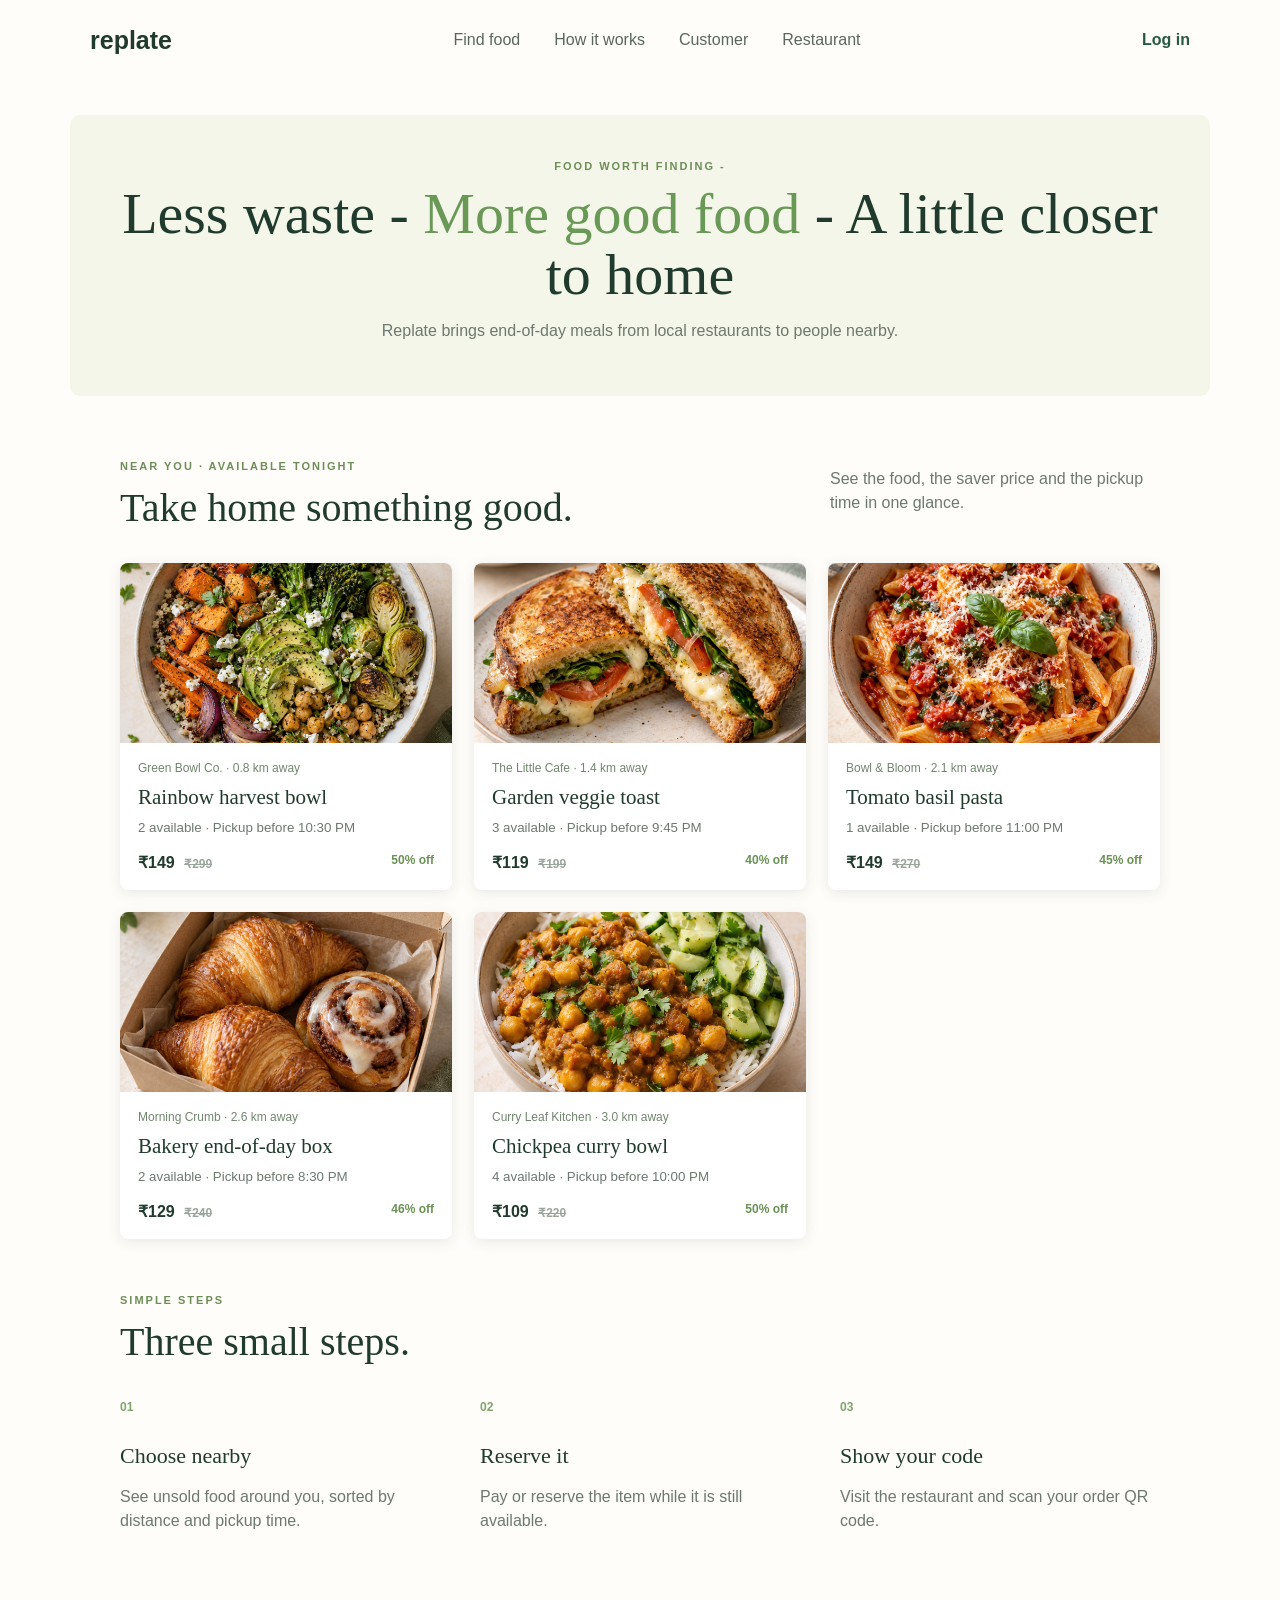
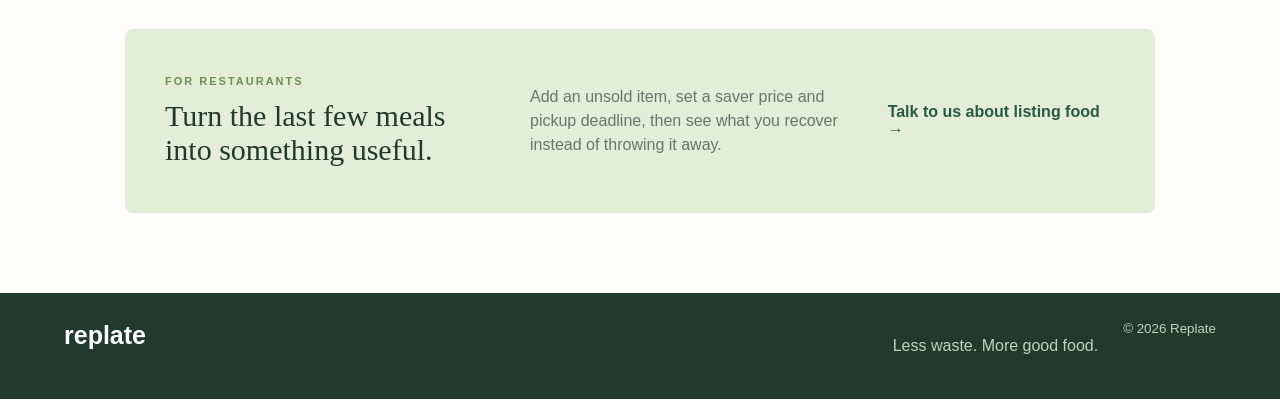
<file: index.html>
<!DOCTYPE html>
<html lang="en">
<head>
  <meta charset="UTF-8">
  <meta name="viewport" content="width=device-width, initial-scale=1.0">
  <title>Replate</title>
  <link rel="stylesheet" href="style.css">
</head>
<body>
  <header>
    <a class="logo" href="#top">replate</a>
    <nav><a href="#meals">Find food </a><a href="#how-it-works">How it works</a><a href="customer.html">Customer</a><a href="restaurant.html">Restaurant</a></nav>
    <a class="login" href="login.html">Log in</a>
  </header>

  <main id="top">
    <section class="intro"><p class="label">Food worth finding -</p><h1>Less waste - <span>More good food </span>- A little closer to home</h1><p>Replate brings end-of-day meals from local restaurants to people nearby.</p></section>

    <section class="content" id="meals">
      <div class="heading"><div><p class="label">Near you · available tonight</p><h2>Take home something good.</h2></div><p>See the food, the saver price and the pickup time in one glance.</p></div>
      <div class="meals">
        <article class="card"><img src="assets/harvest-bowl.png" alt="Colourful harvest bowl"><div><p>Green Bowl Co. · 0.8 km away</p><h3>Rainbow harvest bowl</h3><small>2 available · Pickup before 10:30 PM</small><strong>₹149 <del>₹299</del></strong><b>50% off</b></div></article>
        <article class="card"><img src="assets/veggie-toast.png" alt="Toasted vegetable sandwich"><div><p>The Little Cafe · 1.4 km away</p><h3>Garden veggie toast</h3><small>3 available · Pickup before 9:45 PM</small><strong>₹119 <del>₹199</del></strong><b>40% off</b></div></article>
        <article class="card"><img src="assets/tomato-pasta.png" alt="Tomato basil pasta"><div><p>Bowl & Bloom · 2.1 km away</p><h3>Tomato basil pasta</h3><small>1 available · Pickup before 11:00 PM</small><strong>₹149 <del>₹270</del></strong><b>45% off</b></div></article>
        <article class="card"><img src="assets/bakery-box.png" alt="Bakery box with croissants"><div><p>Morning Crumb · 2.6 km away</p><h3>Bakery end-of-day box</h3><small>2 available · Pickup before 8:30 PM</small><strong>₹129 <del>₹240</del></strong><b>46% off</b></div></article>
        <article class="card"><img src="assets/chickpea-bowl.png" alt="Chickpea curry rice bowl"><div><p>Curry Leaf Kitchen · 3.0 km away</p><h3>Chickpea curry bowl</h3><small>4 available · Pickup before 10:00 PM</small><strong>₹109 <del>₹220</del></strong><b>50% off</b></div></article>
      </div>
    </section>

    <section class="content" id="how-it-works"><p class="label">SIMPLE STEPS</p><h2>Three small steps.</h2><div class="steps"><div><span>01</span><h3>Choose nearby</h3><p>See unsold food around you, sorted by distance and pickup time.</p></div><div><span>02</span><h3>Reserve it</h3><p>Pay or reserve the item while it is still available.</p></div><div><span>03</span><h3>Show your code</h3><p>Visit the restaurant and scan your order QR code.</p></div></div></section>
    <section class="restaurant" id="restaurants"><div><p class="label">For restaurants</p><h2>Turn the last few meals into something useful.</h2></div><p>Add an unsold item, set a saver price and pickup deadline, then see what you recover instead of throwing it away.</p><a href="mailto:hello@replate.example">Talk to us about listing food →</a></section>
  </main>

  <footer><span class="logo">replate</span><p>Less waste. More good food.</p><small>© 2026 Replate</small></footer>
</body>
</html>
</file>
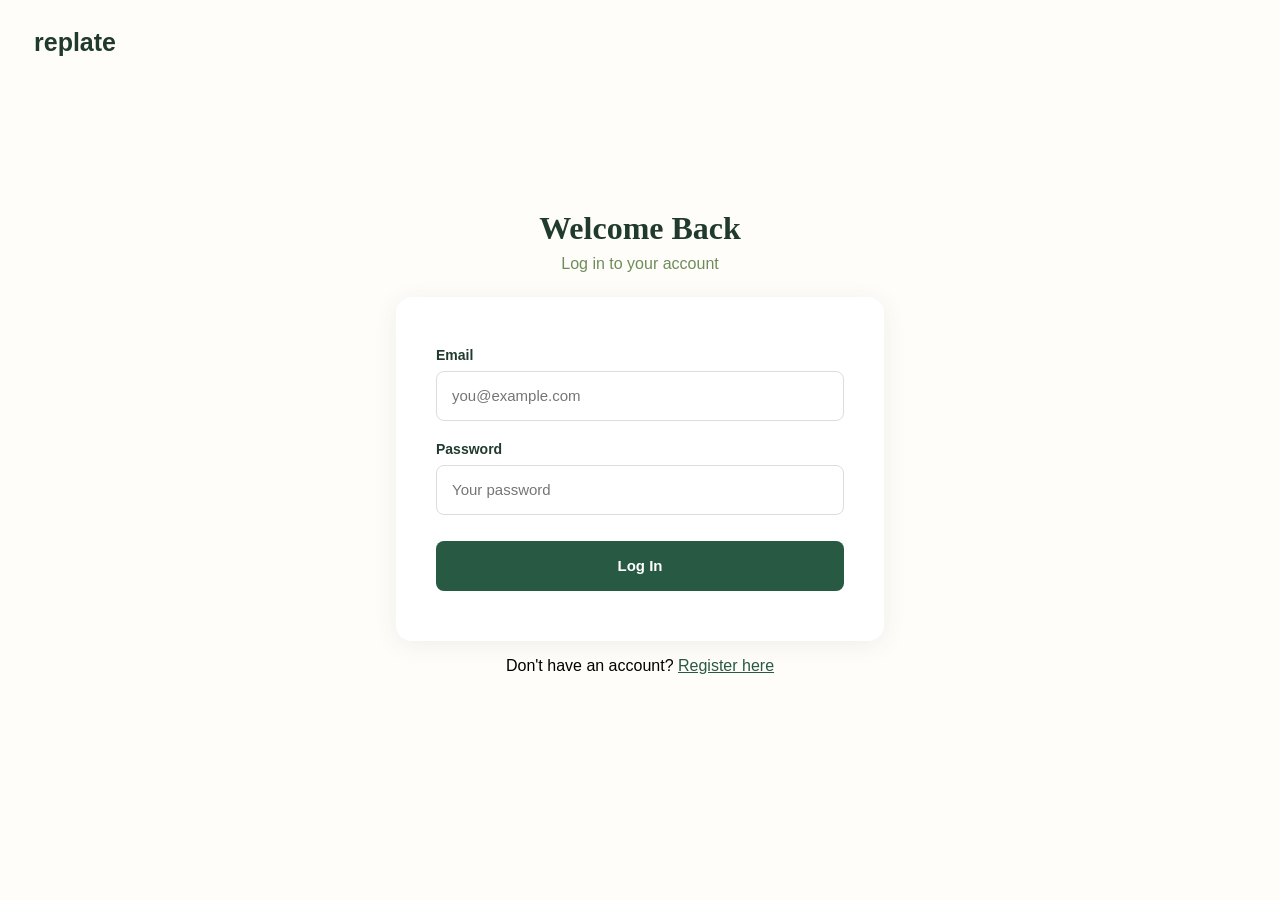
<file: login.html>
<!DOCTYPE html>
<html lang="en">
<head>
  <meta charset="UTF-8">
  <title>Log In - Replate</title>
  <meta name="viewport" content="width=device-width, initial-scale=1">
  <link rel="stylesheet" href="login.css">
</head>
<body>
  <a class="logo" href="index.html">replate</a>
  <div class="box">
    <h1>Welcome Back</h1>
    <p class="subtitle">Log in to your account</p>

    <!-- Real authentication: email + password are checked by the backend,
         and the account's registered role decides which dashboard opens. -->
    <form id="loginForm" novalidate>
      <label for="email">Email</label>
      <input type="email" id="email" placeholder="you@example.com" autocomplete="email">

      <label for="password">Password</label>
      <input type="password" id="password" placeholder="Your password" autocomplete="current-password">

      <button type="submit" id="loginBtn">Log In</button>
    </form>

    <p id="error" class="form-msg" style="display:none;"></p>

    <p>Don't have an account? <a href="register.html">Register here</a></p>
  </div>

  <script>
    const form = document.getElementById('loginForm');
    const errorBox = document.getElementById('error');
    const loginBtn = document.getElementById('loginBtn');

    function showError(message) {
      errorBox.textContent = message;
      errorBox.className = 'form-msg bad';
      errorBox.style.display = 'block';
    }

    form.addEventListener('submit', async function (event) {
      event.preventDefault();
      errorBox.style.display = 'none';

      const email = document.getElementById('email').value.trim();
      const password = document.getElementById('password').value;

      if (!email || !password) {
        showError('Please enter your email and password.');
        return;
      }

      loginBtn.disabled = true;
      loginBtn.textContent = 'Logging in…';

      try {
        const response = await fetch('/api/auth/login', {
          method: 'POST',
          headers: { 'Content-Type': 'application/json' },
          body: JSON.stringify({ email: email, password: password })
        });
        const data = await response.json();

        if (!response.ok) {
          showError(data.error || 'Could not log in.');
          loginBtn.disabled = false;
          loginBtn.textContent = 'Log In';
          return;
        }

        // The backend tells us where to go based on the registered role.
        window.location.href = data.redirect || 'customer.html';
      } catch (e) {
        showError('Could not reach the server. Is it running?');
        loginBtn.disabled = false;
        loginBtn.textContent = 'Log In';
      }
    });
  </script>
</body>
</html>
</file>
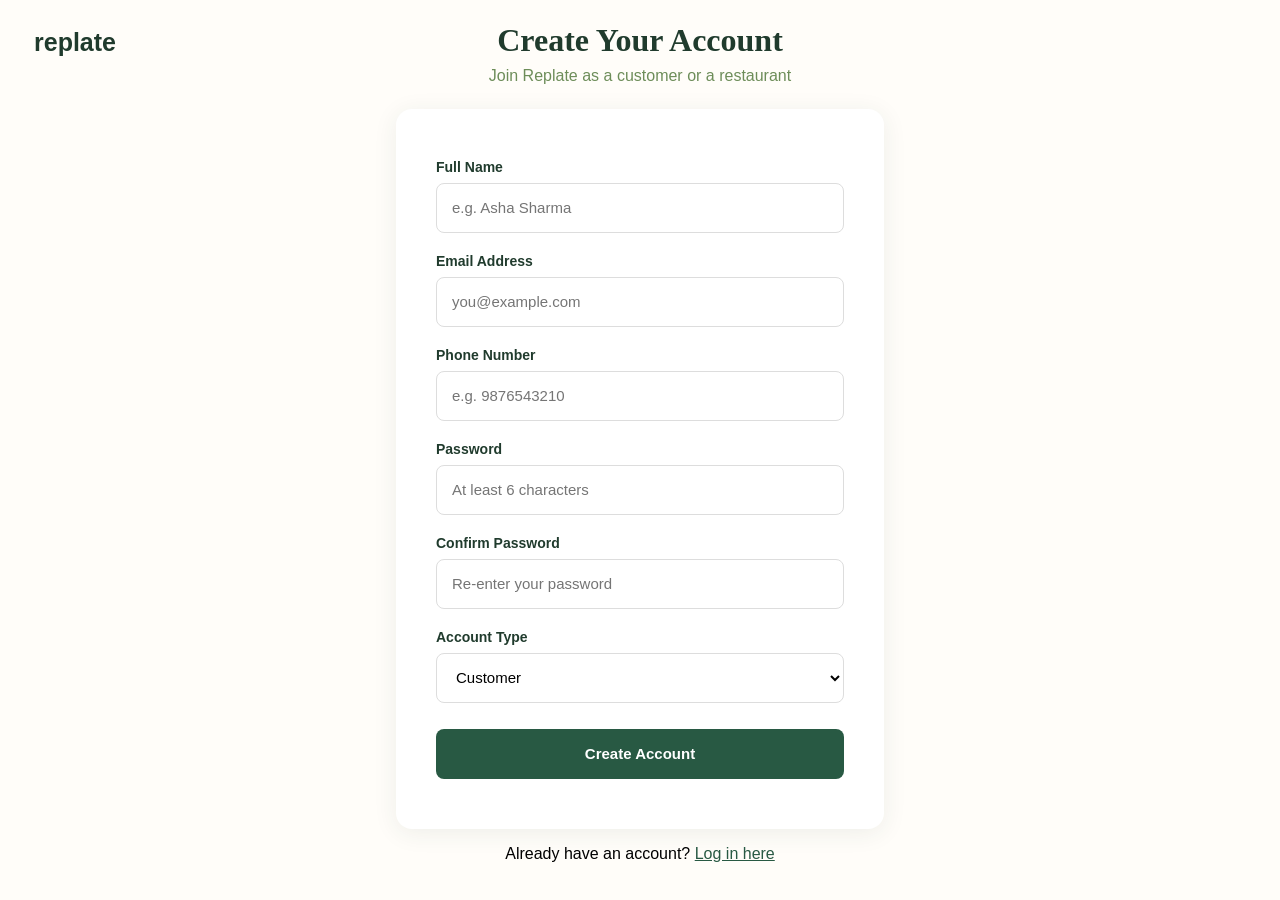
<file: register.html>
<!DOCTYPE html>
<html lang="en">
<head>
  <meta charset="UTF-8">
  <title>Create Account - Replate</title>
  <meta name="viewport" content="width=device-width, initial-scale=1">
  <link rel="stylesheet" href="login.css">
</head>
<body>
  <a class="logo" href="index.html">replate</a>
  <div class="box">
    <h1>Create Your Account</h1>
    <p class="subtitle">Join Replate as a customer or a restaurant</p>

    <form id="registerForm" novalidate>
      <label for="fullName">Full Name</label>
      <input type="text" id="fullName" placeholder="e.g. Asha Sharma" autocomplete="name">

      <label for="email">Email Address</label>
      <input type="email" id="email" placeholder="you@example.com" autocomplete="email">

      <label for="phone">Phone Number</label>
      <input type="tel" id="phone" placeholder="e.g. 9876543210" autocomplete="tel">

      <label for="password">Password</label>
      <input type="password" id="password" placeholder="At least 6 characters" autocomplete="new-password">

      <label for="confirmPassword">Confirm Password</label>
      <input type="password" id="confirmPassword" placeholder="Re-enter your password" autocomplete="new-password">

      <label for="role">Account Type</label>
      <select id="role">
        <option value="CUSTOMER">Customer</option>
        <option value="RESTAURANT">Restaurant</option>
      </select>

      <!-- Shown only when "Restaurant" is selected. -->
      <div id="restaurantFields" style="display:none;">
        <label for="restaurantName">Restaurant Name</label>
        <input type="text" id="restaurantName" placeholder="e.g. The Little Cafe">

        <label for="address">Restaurant Address</label>
        <input type="text" id="address" placeholder="e.g. 12 MG Road, Bengaluru">
      </div>

      <button type="submit" id="registerBtn">Create Account</button>
    </form>

    <p id="message" class="form-msg" style="display:none;"></p>

    <p>Already have an account? <a href="login.html">Log in here</a></p>
  </div>

  <script>
    const form = document.getElementById('registerForm');
    const roleSelect = document.getElementById('role');
    const restaurantFields = document.getElementById('restaurantFields');
    const messageBox = document.getElementById('message');
    const registerBtn = document.getElementById('registerBtn');

    // Show the restaurant-only fields when "Restaurant" is picked.
    roleSelect.addEventListener('change', function () {
      restaurantFields.style.display = this.value === 'RESTAURANT' ? 'block' : 'none';
    });

    function showMessage(text, type) {
      messageBox.textContent = text;
      messageBox.className = 'form-msg ' + (type === 'good' ? 'good' : 'bad');
      messageBox.style.display = 'block';
    }

    function isValidEmail(email) {
      return /^[^@\s]+@[^@\s]+\.[^@\s]+$/.test(email);
    }

    form.addEventListener('submit', async function (event) {
      event.preventDefault();
      messageBox.style.display = 'none';

      const fullName = document.getElementById('fullName').value.trim();
      const email = document.getElementById('email').value.trim();
      const phone = document.getElementById('phone').value.trim();
      const password = document.getElementById('password').value;
      const confirmPassword = document.getElementById('confirmPassword').value;
      const role = roleSelect.value;
      const restaurantName = document.getElementById('restaurantName').value.trim();
      const address = document.getElementById('address').value.trim();

      // Client-side validation (the server validates again).
      if (!fullName) { showMessage('Please enter your full name.', 'bad'); return; }
      if (!isValidEmail(email)) { showMessage('Please enter a valid email address.', 'bad'); return; }
      if (!/^[0-9+\-\s]{7,20}$/.test(phone)) { showMessage('Please enter a valid phone number.', 'bad'); return; }
      if (password.length < 6) { showMessage('Password must be at least 6 characters.', 'bad'); return; }
      if (password !== confirmPassword) { showMessage('Passwords do not match.', 'bad'); return; }
      if (role === 'RESTAURANT') {
        if (!restaurantName) { showMessage('Please enter your restaurant name.', 'bad'); return; }
        if (!address) { showMessage('Please enter your restaurant address.', 'bad'); return; }
      }

      registerBtn.disabled = true;
      registerBtn.textContent = 'Creating account…';

      try {
        const response = await fetch('/api/auth/register', {
          method: 'POST',
          headers: { 'Content-Type': 'application/json' },
          body: JSON.stringify({
            fullName, email, phone, password, confirmPassword, role,
            restaurantName, address
          })
        });
        const data = await response.json();

        if (!response.ok) {
          showMessage(data.error || 'Could not create the account.', 'bad');
          registerBtn.disabled = false;
          registerBtn.textContent = 'Create Account';
          return;
        }

        showMessage('Account created! Redirecting to login…', 'good');
        setTimeout(() => { window.location.href = 'login.html'; }, 1200);
      } catch (e) {
        showMessage('Could not reach the server. Is it running?', 'bad');
        registerBtn.disabled = false;
        registerBtn.textContent = 'Create Account';
      }
    });
  </script>
</body>
</html>
</file>
<file: style.css>
body {
  margin: 0;
  color: #203b2d;
  background: #fffdf9;
  font-family: Arial, sans-serif;
}

a {
  color: inherit;
  text-decoration: none;
}

header {
  width: 1100px;
  height: 80px;
  margin: auto;
  display: flex;
  align-items: center;
  justify-content: space-between;
  gap: 28px;
}

.logo {
  font-size: 25px;
  font-weight: bold;
}

nav {
  display: flex;
  gap: 34px;
  color: #59675d;
}

.login {
  color: #285943;
  font-weight: bold;
}

.label {
  margin: 0 0 12px;
  color: #6d8d59;
  text-transform: uppercase;
  letter-spacing: 2px;
  font-size: 11px;
  font-weight: bold;
}

.intro {
  width: 1040px;
  margin: 35px auto 18px;
  padding: 45px 50px 40px;
  text-align: center;
  background: #f4f6e9;
  border-radius: 10px;
}

h1,
h2,
h3 {
  font-family: Georgia, serif;
  font-weight: normal;
}

h1 {
  margin: 0 auto 15px;
  font-size: 58px;
  line-height: 1.05;
}

h1 span {
  color: #6a9957;
}

.intro>p:last-child {
  color: #6d786f;
}

.content {
  width: 1040px;
  margin: 55px auto 0;
}

.heading {
  display: flex;
  align-items: end;
  justify-content: space-between;
  margin-bottom: 32px;
}

.heading h2 {
  margin: 0;
}

.heading>p {
  width: 330px;
  color: #6d786f;
  line-height: 1.5;
}

h2 {
  margin: 0 0 32px;
  font-size: 40px;
}

.meals {
  display: grid;
  grid-template-columns: repeat(3, 1fr);
  gap: 22px;
}

.card {
  overflow: hidden;
  background: white;
  border-radius: 8px;
  box-shadow: 0 3px 14px #203b2d1a;
}

.card img {
  display: block;
  width: 100%;
  height: 180px;
  object-fit: cover;
}

.card div {
  padding: 18px;
}

.card p {
  margin: 0 0 10px;
  color: #71866e;
  font-size: 12px;
}

.card h3 {
  margin: 0 0 10px;
  font-size: 21px;
}

.card small {
  display: block;
  margin-bottom: 18px;
  color: #6d786f;
}

.card strong {
  font-size: 16px;
}

.card del {
  margin-left: 5px;
  color: #9aa59b;
  font-size: 12px;
}

.card b {
  float: right;
  color: #6b9256;
  font-size: 12px;
}

.steps {
  display: grid;
  grid-template-columns: repeat(3, 1fr);
  gap: 40px;
}

.steps span {
  color: #81a46d;
  font-size: 12px;
  font-weight: bold;
}

.steps h3 {
  margin: 28px 0 10px;
  font-size: 22px;
}

.steps p {
  color: #6d786f;
  line-height: 1.5;
}

.restaurant {
  width: 950px;
  margin: 80px auto;
  padding: 40px;
  display: flex;
  gap: 35px;
  align-items: center;
  background: #e3edd8;
  border-radius: 8px;
}

.restaurant h2 {
  width: 330px;
  margin: 0;
  font-size: 30px;
}

.restaurant p:not(.label) {
  width: 330px;
  color: #66766b;
  line-height: 1.5;
}

.restaurant a {
  color: #285943;
  font-weight: bold;
}

footer {
  padding: 28px 5%;
  display: flex;
  gap: 25px;
  color: white;
  background: #203b2d;
}

footer .logo {
  margin-right: auto;
}

footer p,
footer small {
  color: #bed0c0;
}
</file>
<file: login.css>
* {
  box-sizing: border-box;
}
body {
  margin: 0;
  min-height: 100vh;
  display: flex;
  flex-direction: column;
  align-items: center;
  justify-content: center;
  background: #fffdf9;
  font-family: Arial, sans-serif;
}
.logo {
  position: fixed;
  top: 28px;
  left: 34px;
  font-size: 25px;
  font-weight: bold;
  color: #203b2d;
  text-decoration: none;
}
.box {
  width: 100%;
  max-width: 520px;
  padding: 16px;
  text-align: center;
}
.box h1 {
  font-family: Georgia, serif;
  font-weight: bold;
  color: #203b2d;
  margin: 0 0 8px;
}
.box .subtitle {
  color: #6d8d59;
  margin: 0 0 24px;
}
form {
  background: white;
  border: none;
  border-radius: 16px;
  padding: 40px;
  text-align: left;
  box-shadow: 0 4px 24px rgba(32, 59, 45, 0.08);
}
form label {
  display: block;
  font-size: 14px;
  font-weight: bold;
  color: #203b2d;
  margin: 10px 0 2px;
}
input,
select,
button {
  width: 100%;
  height: 50px;
  padding: 0 15px;
  margin: 6px 0 10px;
  border: 1px solid #ddd;
  border-radius: 8px;
  font-size: 15px;
  background: white;
}
input:focus,
select:focus {
  outline: none;
  border-color: #285943;
  box-shadow: 0 0 0 3px rgba(40, 89, 67, 0.12);
}
button {
  background: #285943;
  color: white;
  border: none;
  cursor: pointer;
  margin-top: 16px;
  font-weight: bold;
}
button:disabled {
  opacity: 0.7;
  cursor: default;
}
a {
  color: #285943;
}
/* Validation / status messages for login + register. */
.form-msg {
  text-align: center;
  padding: 10px 12px;
  border-radius: 8px;
  margin: 14px 0 0;
  font-size: 14px;
}
.form-msg.bad {
  color: #8a1f1f;
  background: #fdecec;
  border: 1px solid #f3c2c2;
}
.form-msg.good {
  color: #1e5631;
  background: #e8f5ea;
  border: 1px solid #b7e0bf;
}
/* Kept for backward compatibility with the old #error id. */
#error {
  color: #8a1f1f;
  text-align: center;
}
</file>
